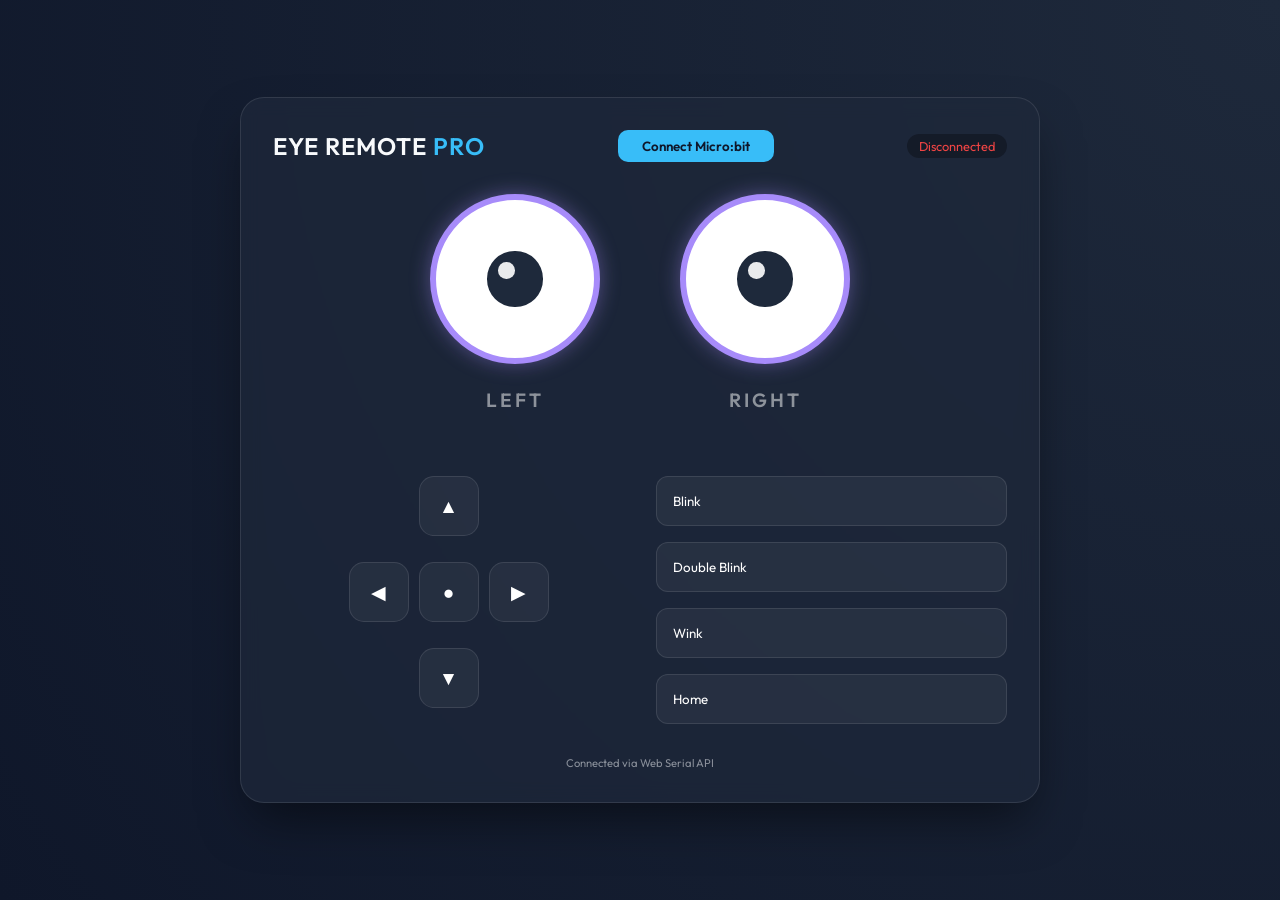
<file: index.html>
<!DOCTYPE html>
<html lang="en">

<head>
    <meta charset="UTF-8">
    <meta name="viewport" content="width=device-width, initial-scale=1.0">
    <title>Eye Remote Control</title>
    <link rel="stylesheet" href="style.css">
    <link href="https://fonts.googleapis.com/css2?family=Outfit:wght@300;400;600&display=swap" rel="stylesheet">
</head>

<body>
    <div class="container">
        <header>
            <h1>EYE REMOTE <span class="accent">PRO</span></h1>
            <button id="connectBtn" class="btn-primary">Connect Micro:bit</button>
            <div id="status" class="status-indicator">Disconnected</div>
        </header>

        <main>
            <div class="eyes-display">
                <div class="eye-unit">
                    <div class="eye-container left-eye">
                        <div class="eyelid top"></div>
                        <div class="eye" id="visualEyeL">
                            <div class="pupil"></div>
                        </div>
                        <div class="eyelid bottom"></div>
                    </div>
                    <div class="eye-label">LEFT</div>
                </div>
                <div class="eye-unit">
                    <div class="eye-container right-eye">
                        <div class="eyelid top"></div>
                        <div class="eye" id="visualEyeR">
                            <div class="pupil"></div>
                        </div>
                        <div class="eyelid bottom"></div>
                    </div>
                    <div class="eye-label">RIGHT</div>
                </div>
            </div>

            <div class="controls-grid">
                <!-- Directional Pad -->
                <div class="d-pad">
                    <button class="control-btn up" data-cmd="U">▲</button>
                    <button class="control-btn left" data-cmd="L">◀</button>
                    <button class="control-btn center" data-cmd="C">●</button>
                    <button class="control-btn right" data-cmd="R">▶</button>
                    <button class="control-btn down" data-cmd="D">▼</button>
                </div>

                <!-- Action Buttons -->
                <div class="action-buttons">
                    <button class="action-btn" data-cmd="B">
                        Blink
                    </button>
                    <button class="action-btn" data-cmd="2">
                        Double Blink
                    </button>
                    <button class="action-btn" data-cmd="W">
                        Wink
                    </button>
                    <button class="action-btn" data-cmd="H">
                        Home
                    </button>
                </div>
            </div>
        </main>

        <footer>
            <p>Connected via Web Serial API</p>
        </footer>
    </div>
    <script src="script.js"></script>
</body>

</html>
</file>
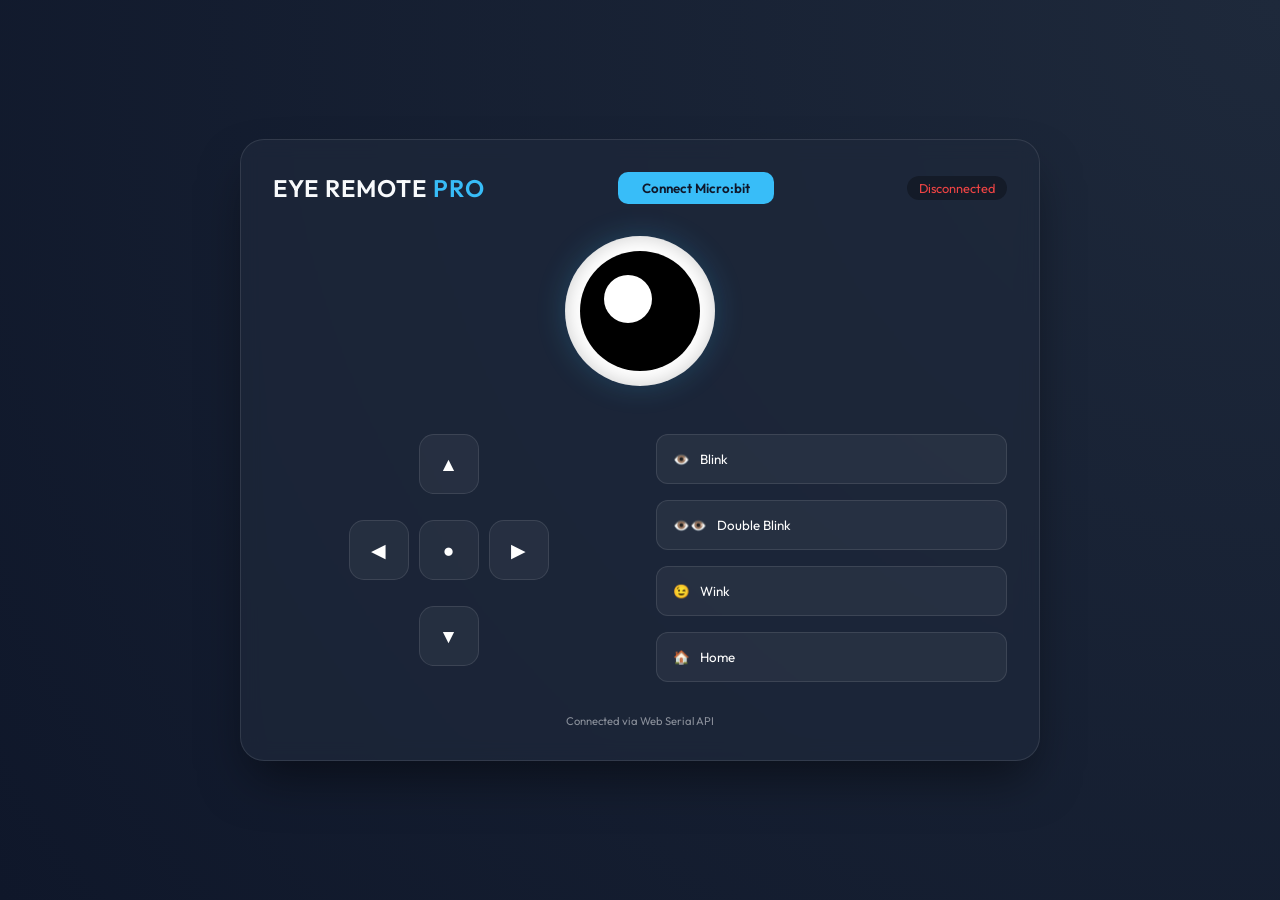
<file: web-app/index.html>
<!DOCTYPE html>
<html lang="en">
<head>
    <meta charset="UTF-8">
    <meta name="viewport" content="width=device-width, initial-scale=1.0">
    <title>Eye Remote Control</title>
    <link rel="stylesheet" href="style.css">
    <link href="https://fonts.googleapis.com/css2?family=Outfit:wght@300;400;600&display=swap" rel="stylesheet">
</head>
<body>
    <div class="container">
        <header>
            <h1>EYE REMOTE <span class="accent">PRO</span></h1>
            <button id="connectBtn" class="btn-primary">Connect Micro:bit</button>
            <div id="status" class="status-indicator">Disconnected</div>
        </header>

        <main>
            <div class="eye-display">
                <div class="eye-container">
                    <div class="eye" id="visualEye">
                        <div class="pupil"></div>
                    </div>
                </div>
            </div>

            <div class="controls-grid">
                <!-- Directional Pad -->
                <div class="d-pad">
                    <button class="control-btn up" data-cmd="U">▲</button>
                    <button class="control-btn left" data-cmd="L">◀</button>
                    <button class="control-btn center" data-cmd="C">●</button>
                    <button class="control-btn right" data-cmd="R">▶</button>
                    <button class="control-btn down" data-cmd="D">▼</button>
                </div>

                <!-- Action Buttons -->
                <div class="action-buttons">
                    <button class="action-btn" data-cmd="B">
                        <span class="icon">👁️</span> Blink
                    </button>
                    <button class="action-btn" data-cmd="2">
                        <span class="icon">👁️👁️</span> Double Blink
                    </button>
                    <button class="action-btn" data-cmd="W">
                        <span class="icon">😉</span> Wink
                    </button>
                    <button class="action-btn" data-cmd="H">
                        <span class="icon">🏠</span> Home
                    </button>
                </div>
            </div>
        </main>

        <footer>
            <p>Connected via Web Serial API</p>
        </footer>
    </div>
    <script src="script.js"></script>
</body>
</html>
</file>
<file: style.css>
:root {
    --bg-color: #0f172a;
    --card-bg: rgba(30, 41, 59, 0.7);
    --accent-color: #38bdf8;
    --text-color: #f8fafc;
    --danger: #ef4444;
    --success: #22c55e;
    --glass-border: rgba(255, 255, 255, 0.1);
}

* {
    margin: 0;
    padding: 0;
    box-sizing: border-box;
    font-family: 'Outfit', sans-serif;
}

body {
    background-color: var(--bg-color);
    color: var(--text-color);
    min-height: 100vh;
    display: flex;
    justify-content: center;
    align-items: center;
    background: radial-gradient(circle at top right, #1e293b, #0f172a);
}

.container {
    width: 90%;
    max-width: 800px;
    background: var(--card-bg);
    backdrop-filter: blur(10px);
    border: 1px solid var(--glass-border);
    border-radius: 24px;
    padding: 2rem;
    box-shadow: 0 25px 50px -12px rgba(0, 0, 0, 0.5);
}

header {
    display: flex;
    justify-content: space-between;
    align-items: center;
    margin-bottom: 2rem;
}

h1 {
    font-size: 1.5rem;
    font-weight: 600;
    letter-spacing: 1px;
}

.accent {
    color: var(--accent-color);
}

.status-indicator {
    font-size: 0.8rem;
    padding: 0.25rem 0.75rem;
    border-radius: 20px;
    background: rgba(0, 0, 0, 0.3);
    color: var(--danger);
}

.status-indicator.connected {
    color: var(--success);
    box-shadow: 0 0 10px rgba(34, 197, 94, 0.3);
}

/* Eyes Display */
.eyes-display {
    display: flex;
    justify-content: center;
    align-items: center;
    gap: 5rem;
    margin-bottom: 4rem;
    flex-wrap: nowrap;
}

.eye-unit {
    display: flex;
    flex-direction: column;
    align-items: center;
    gap: 1.5rem;
}

.eye-container {
    width: 170px;
    height: 170px;
    background: #fff;
    border-radius: 50%;
    display: flex;
    justify-content: center;
    align-items: center;
    overflow: hidden;
    position: relative;
    border: 6px solid #a78bfa;
    /* Purple border from image */
    box-shadow: 0 0 20px rgba(167, 139, 250, 0.4);
    /* Purple glow */
}

.eye-label {
    font-size: 1.2rem;
    font-weight: 600;
    letter-spacing: 3px;
    color: rgba(255, 255, 255, 0.5);
    text-transform: uppercase;
}

.eyelid {
    position: absolute;
    width: 100%;
    height: 100%;
    background: var(--bg-color);
    z-index: 10;
    transition: transform 0.2s ease-out;
}

.eyelid.top {
    top: 0;
    transform: translateY(-100%);
    border-bottom: 2px solid #a78bfa;
}

.eyelid.bottom {
    bottom: 0;
    transform: translateY(100%);
    border-top: 2px solid #a78bfa;
}

/* Eyelid Closed State */
.eye-container.closed .eyelid.top {
    transform: translateY(-50%);
}

.eye-container.closed .eyelid.bottom {
    transform: translateY(50%);
}

.eye {
    width: 35%;
    /* Iris size matching image */
    height: 35%;
    background: #1e293b;
    /* Dark navy iris */
    border-radius: 50%;
    position: relative;
    transition: transform 0.2s ease-out;
}

.pupil {
    width: 30%;
    /* Reflection highlight */
    height: 30%;
    background: #fff;
    border-radius: 50%;
    position: absolute;
    top: 20%;
    left: 20%;
    opacity: 0.9;
}

/* Controls */
.controls-grid {
    display: grid;
    grid-template-columns: 1fr 1fr;
    gap: 2rem;
}

@media (max-width: 600px) {
    .controls-grid {
        grid-template-columns: 1fr;
    }
}

.d-pad {
    display: grid;
    grid-template-areas:
        ". up ."
        "left center right"
        ". down .";
    gap: 10px;
    justify-content: center;
}

.up {
    grid-area: up;
}

.down {
    grid-area: down;
}

.left {
    grid-area: left;
}

.right {
    grid-area: right;
}

.center {
    grid-area: center;
}

.control-btn {
    width: 60px;
    height: 60px;
    border-radius: 15px;
    border: none;
    background: rgba(255, 255, 255, 0.05);
    color: white;
    font-size: 1.2rem;
    cursor: pointer;
    transition: all 0.2s;
    border: 1px solid var(--glass-border);
}

.control-btn:hover {
    background: var(--accent-color);
    color: var(--bg-color);
    transform: scale(1.05);
}

.control-btn:active {
    transform: scale(0.95);
}

.action-buttons {
    display: flex;
    flex-direction: column;
    gap: 1rem;
}

.action-btn {
    padding: 1rem;
    border-radius: 12px;
    border: 1px solid var(--glass-border);
    background: rgba(255, 255, 255, 0.05);
    color: white;
    cursor: pointer;
    text-align: left;
    display: flex;
    align-items: center;
    gap: 10px;
    transition: all 0.2s;
}

.action-btn:hover {
    background: rgba(255, 255, 255, 0.1);
    border-color: var(--accent-color);
}

.btn-primary {
    padding: 0.5rem 1.5rem;
    border-radius: 10px;
    border: none;
    background: var(--accent-color);
    color: var(--bg-color);
    font-weight: 600;
    cursor: pointer;
    transition: all 0.2s;
}

.btn-primary:hover {
    opacity: 0.9;
    box-shadow: 0 0 15px rgba(56, 189, 248, 0.4);
}

footer {
    margin-top: 2rem;
    text-align: center;
    font-size: 0.7rem;
    opacity: 0.5;
}
</file>
<file: web-app/style.css>
:root {
    --bg-color: #0f172a;
    --card-bg: rgba(30, 41, 59, 0.7);
    --accent-color: #38bdf8;
    --text-color: #f8fafc;
    --danger: #ef4444;
    --success: #22c55e;
    --glass-border: rgba(255, 255, 255, 0.1);
}

* {
    margin: 0;
    padding: 0;
    box-sizing: border-box;
    font-family: 'Outfit', sans-serif;
}

body {
    background-color: var(--bg-color);
    color: var(--text-color);
    min-height: 100vh;
    display: flex;
    justify-content: center;
    align-items: center;
    background: radial-gradient(circle at top right, #1e293b, #0f172a);
}

.container {
    width: 90%;
    max-width: 800px;
    background: var(--card-bg);
    backdrop-filter: blur(10px);
    border: 1px solid var(--glass-border);
    border-radius: 24px;
    padding: 2rem;
    box-shadow: 0 25px 50px -12px rgba(0, 0, 0, 0.5);
}

header {
    display: flex;
    justify-content: space-between;
    align-items: center;
    margin-bottom: 2rem;
}

h1 {
    font-size: 1.5rem;
    font-weight: 600;
    letter-spacing: 1px;
}

.accent {
    color: var(--accent-color);
}

.status-indicator {
    font-size: 0.8rem;
    padding: 0.25rem 0.75rem;
    border-radius: 20px;
    background: rgba(0, 0, 0, 0.3);
    color: var(--danger);
}

.status-indicator.connected {
    color: var(--success);
    box-shadow: 0 0 10px rgba(34, 197, 94, 0.3);
}

/* Eye Display */
.eye-display {
    display: flex;
    justify-content: center;
    margin-bottom: 3rem;
}

.eye-container {
    width: 150px;
    height: 150px;
    background: #fff;
    border-radius: 50%;
    display: flex;
    justify-content: center;
    align-items: center;
    overflow: hidden;
    box-shadow: inset 0 0 20px rgba(0,0,0,0.2), 0 0 30px rgba(56, 189, 248, 0.2);
    position: relative;
}

.eye {
    width: 80%;
    height: 80%;
    background: #000;
    border-radius: 50%;
    position: relative;
    transition: transform 0.2s ease-out;
}

.pupil {
    width: 40%;
    height: 40%;
    background: #fff;
    border-radius: 50%;
    position: absolute;
    top: 20%;
    left: 20%;
}

/* Controls */
.controls-grid {
    display: grid;
    grid-template-columns: 1fr 1fr;
    gap: 2rem;
}

@media (max-width: 600px) {
    .controls-grid {
        grid-template-columns: 1fr;
    }
}

.d-pad {
    display: grid;
    grid-template-areas: 
        ". up ."
        "left center right"
        ". down .";
    gap: 10px;
    justify-content: center;
}

.up { grid-area: up; }
.down { grid-area: down; }
.left { grid-area: left; }
.right { grid-area: right; }
.center { grid-area: center; }

.control-btn {
    width: 60px;
    height: 60px;
    border-radius: 15px;
    border: none;
    background: rgba(255, 255, 255, 0.05);
    color: white;
    font-size: 1.2rem;
    cursor: pointer;
    transition: all 0.2s;
    border: 1px solid var(--glass-border);
}

.control-btn:hover {
    background: var(--accent-color);
    color: var(--bg-color);
    transform: scale(1.05);
}

.control-btn:active {
    transform: scale(0.95);
}

.action-buttons {
    display: flex;
    flex-direction: column;
    gap: 1rem;
}

.action-btn {
    padding: 1rem;
    border-radius: 12px;
    border: 1px solid var(--glass-border);
    background: rgba(255, 255, 255, 0.05);
    color: white;
    cursor: pointer;
    text-align: left;
    display: flex;
    align-items: center;
    gap: 10px;
    transition: all 0.2s;
}

.action-btn:hover {
    background: rgba(255, 255, 255, 0.1);
    border-color: var(--accent-color);
}

.btn-primary {
    padding: 0.5rem 1.5rem;
    border-radius: 10px;
    border: none;
    background: var(--accent-color);
    color: var(--bg-color);
    font-weight: 600;
    cursor: pointer;
    transition: all 0.2s;
}

.btn-primary:hover {
    opacity: 0.9;
    box-shadow: 0 0 15px rgba(56, 189, 248, 0.4);
}

footer {
    margin-top: 2rem;
    text-align: center;
    font-size: 0.7rem;
    opacity: 0.5;
}
</file>
